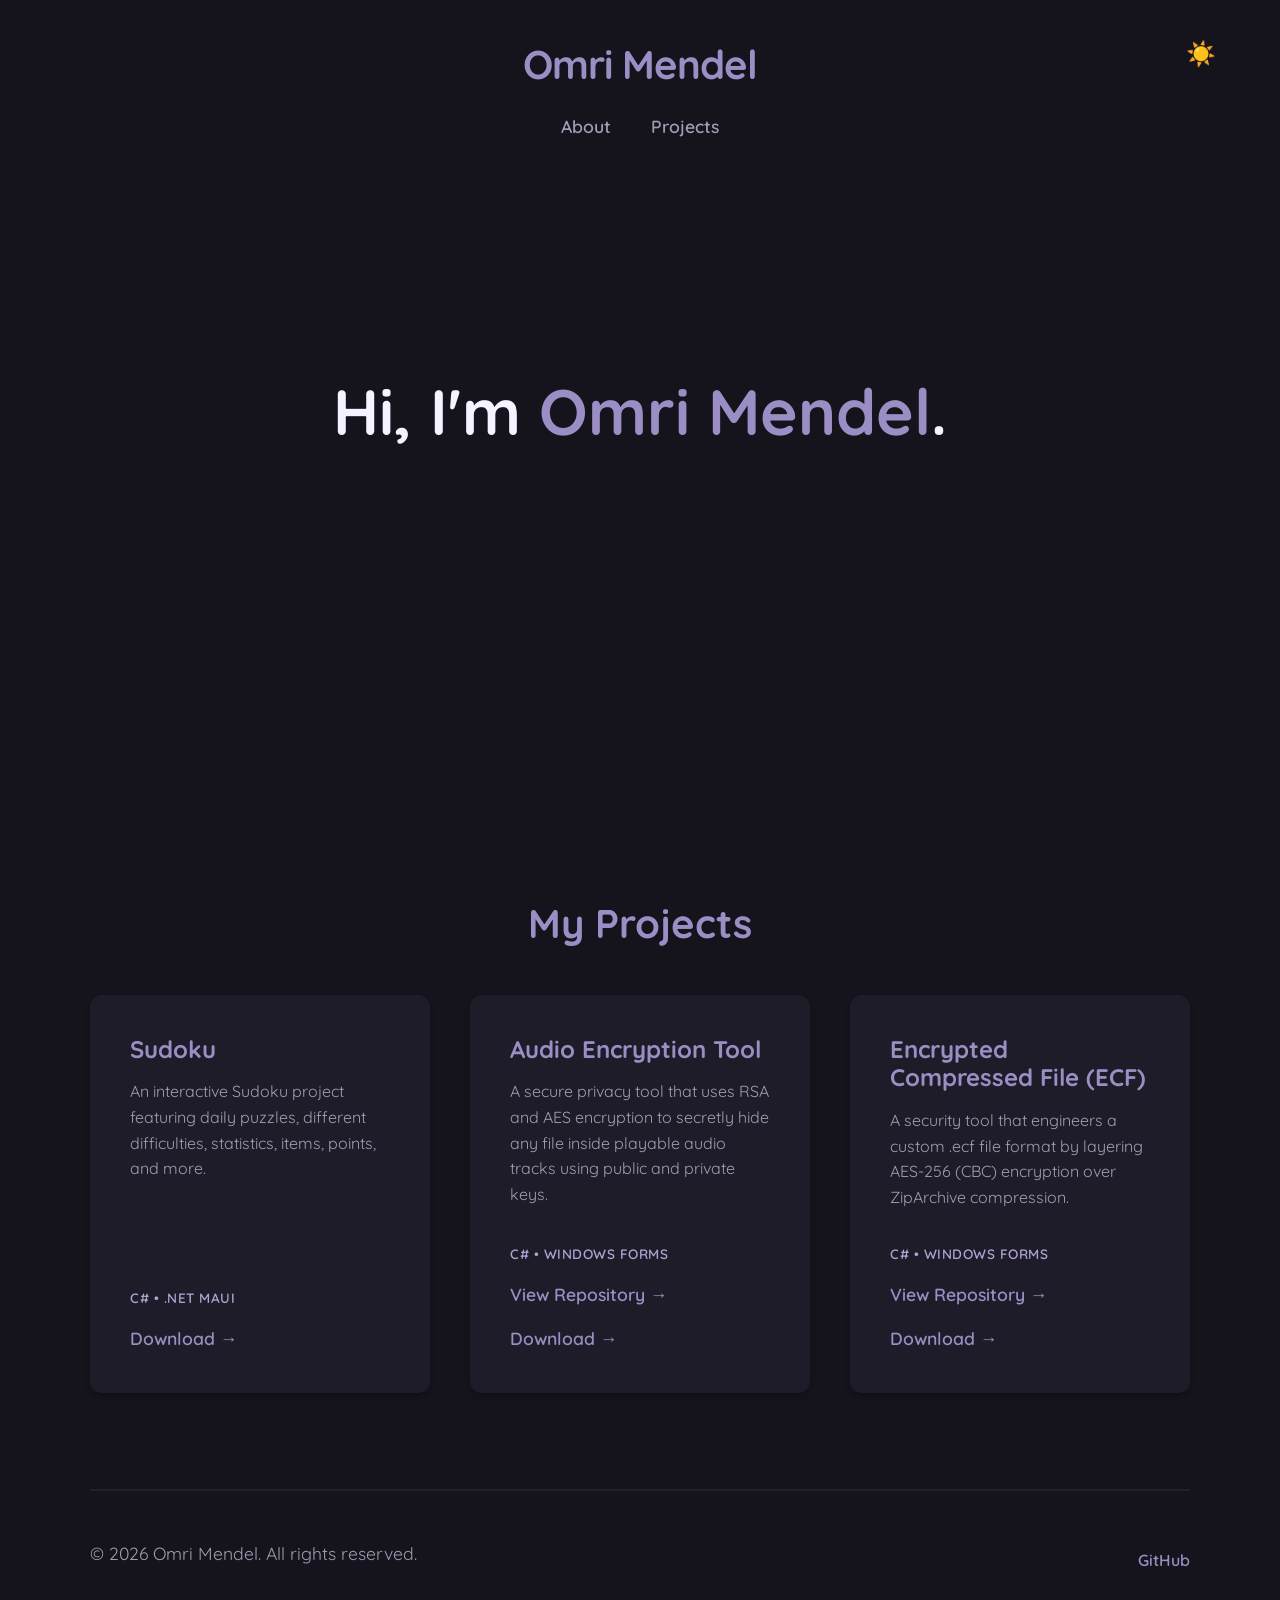
<file: index.html>
<!DOCTYPE html>
<html lang="en">
<head>
    <meta charset="UTF-8">
    <meta name="viewport" content="width=device-width, initial-scale=1.0">
    <title>Omri Mendel</title>
    
    <link rel="preconnect" href="https://fonts.googleapis.com">
    <link rel="preconnect" href="https://fonts.gstatic.com" crossorigin>
    <link href="https://fonts.googleapis.com/css2?family=Quicksand:wght@300;400;500;600;700&display=swap" rel="stylesheet">
    
    <link rel="stylesheet" href="style.css">
    
    <script src="index.js" defer></script>
</head>
<body>

    <header id="header">
        <a class="logo">Omri Mendel</a>
        
        <div class="nav-controls">
            <button id="themeToggle" class="theme-btn" aria-label="Toggle Theme">☀️</button>
            
            <button class="hamburger" aria-label="Toggle menu">
                <span class="bar"></span>
                <span class="bar"></span>
                <span class="bar"></span>
            </button>
        </div>

        <ul class="nav-menu">
            <li><a href="#about" class="nav-link">About</a></li>
            <li><a href="#Projects" class="nav-link">Projects</a></li>
        </ul>
    </header>

    <main>
        <section id="about" class="hero fade-in container">
            <h1>Hi, I'm <span>Omri Mendel</span>.</h1>
            <p></p>
        </section>

        <section id="Projects" class="container fade-in">
            <h2 class="section-title">My Projects</h2>
            <div class="grid">
                <div class="card">
                    <h3>Sudoku</h3>
                    <p>An interactive Sudoku project featuring daily puzzles, different difficulties, statistics, items, points, and more.</p>
                    <div class="tech-stack">C# • .NET MAUI</div>
                    <a href="download/Sudoku" class="card-link">Download &rarr;</a>
                </div>
                
                <div class="card">
                    <h3>Audio Encryption Tool</h3>
                    <p>A secure privacy tool that uses RSA and AES encryption to secretly hide any file inside playable audio tracks using public and private keys.</p>
                    <div class="tech-stack">C# • WINDOWS FORMS</div>
                    <a href="AudioEncryption" class="card-link">View Repository &rarr;</a>
                    <a href="download/AudioEncryption" class="card-link">Download &rarr;</a>
                </div>

                <div class="card">
                    <h3>Encrypted Compressed File (ECF)</h3>
                    <p>A security tool that engineers a custom .ecf file format by layering AES-256 (CBC) encryption over ZipArchive compression.</p>
                    <div class="tech-stack">C# • WINDOWS FORMS</div>
                    <a href="ECF" class="card-link">View Repository &rarr;</a>
                    <a href="download/ECF" class="card-link">Download &rarr;</a>
                </div>
            </div>
        </section>
    </main>

    <footer class="container fade-in">
        <div class="footer-content">
            <p>&copy; 2026 Omri Mendel. All rights reserved.</p>
            <div class="social-links">
                <a href="https://github.com/omrimendel">GitHub</a>
            </div>
        </div>
    </footer>

    <button id="backToTop" aria-label="Go to top">&uarr;</button>

</body>
</html>
</file>
<file: style.css>
/* ==========================================================================
   CSS Custom Properties (Variables) - DARK THEME DEFAULT
   ========================================================================== */
:root {
    --color-bg: #15131c; /* Deep dark background */
    --color-text-main: #f5f3ff; /* Very light text */
    --color-text-muted: #a19db3; /* Dimmed text for paragraphs */
    --color-card-bg: #1f1c29; /* Slightly lighter dark for cards */
    
    --color-primary: #b0a3d4; /* Lighter lavender for dark mode contrast */
    --color-primary-dark: #9b8ec4; 
    
    --spacing-section: 6rem;
    --border-radius: 12px;
    --transition-speed: 0.3s;
    
    --shadow-sm: 0 4px 6px rgba(0,0,0,0.2);
    --shadow-lg: 0 20px 25px rgba(0,0,0,0.3);
}

/* Light Theme Overrides */
.light-theme {
    --color-bg: #F5F3FF;
    --color-text-main: #2d3748;
    --color-text-muted: #4a5568;
    --color-card-bg: #ffffff;
    
    --color-primary: #9b8ec4;
    --color-primary-dark: #7c6daa;
    
    --shadow-sm: 0 4px 6px rgba(0,0,0,0.05);
    --shadow-lg: 0 20px 25px rgba(0,0,0,0.1);
}

/* ==========================================================================
   Reset & Base Styles
   ========================================================================== */
* {
    margin: 0;
    padding: 0;
    box-sizing: border-box;
}

body {
    font-family: 'Quicksand', sans-serif;
    background-color: var(--color-bg);
    color: var(--color-text-main);
    line-height: 1.6;
    overflow-x: hidden;
    transition: background-color var(--transition-speed) ease, color var(--transition-speed) ease;
}

a {
    text-decoration: none;
    color: inherit;
    transition: color var(--transition-speed) ease;
}

ul { list-style: none; }

/* ==========================================================================
   Typography
   ========================================================================== */
h1, h2, h3, h4 {
    font-weight: 700;
    line-height: 1.2;
    color: var(--color-primary-dark);
}

p {
    color: var(--color-text-muted);
    font-size: 1.1rem;
    margin-bottom: 1rem;
}

.section-title {
    text-align: center;
    font-size: 2.5rem;
    margin-bottom: 3rem;
}

/* ==========================================================================
   Layout & Container
   ========================================================================== */
.container {
    width: 90%;
    max-width: 1100px;
    margin: 0 auto;
}

section { padding: var(--spacing-section) 0; }

/* ==========================================================================
   Navigation & Header
   ========================================================================== */
header {
    padding: 2rem 0;
    display: flex;
    flex-direction: column;
    align-items: center;
    background-color: var(--color-bg);
    position: relative;
    z-index: 100;
    transition: background-color var(--transition-speed) ease;
}

.logo {
    font-size: 2.5rem;
    font-weight: 700;
    letter-spacing: -1px;
    color: var(--color-primary-dark);
    margin-bottom: 1rem;
}

.nav-controls {
    position: absolute;
    right: 5%;
    top: 2.5rem;
    display: flex;
    align-items: center;
    gap: 1rem;
}

.theme-btn {
    background: none;
    border: none;
    font-size: 1.5rem;
    cursor: pointer;
    color: var(--color-text-main);
    transition: transform var(--transition-speed) ease;
}

.theme-btn:hover { transform: scale(1.1); }

.nav-menu {
    display: flex;
    gap: 2.5rem;
}

.nav-link {
    font-weight: 600;
    font-size: 1.1rem;
    color: var(--color-text-muted);
    position: relative;
}

.nav-link::after {
    content: '';
    position: absolute;
    width: 0;
    height: 2px;
    bottom: -4px;
    left: 0;
    background-color: var(--color-primary);
    transition: width var(--transition-speed) ease;
}

.nav-link:hover { color: var(--color-primary-dark); }
.nav-link:hover::after { width: 100%; }

.hamburger {
    display: none;
    cursor: pointer;
    background: none;
    border: none;
    padding: 0.5rem;
}

.bar {
    display: block;
    width: 25px;
    height: 3px;
    margin: 5px auto;
    transition: all 0.3s ease-in-out;
    background-color: var(--color-primary-dark);
    border-radius: 2px;
}

/* ==========================================================================
   Hero Section
   ========================================================================== */
.hero {
    min-height: 70vh;
    display: flex;
    flex-direction: column;
    justify-content: center;
    align-items: center;
    text-align: center;
    padding-top: 0;
}

.hero h1 {
    font-size: clamp(3rem, 5vw, 4.5rem);
    margin-bottom: 1.5rem;
    color: var(--color-text-main);
}

.hero h1 span { color: var(--color-primary-dark); }

.hero p {
    font-size: clamp(1.2rem, 2vw, 1.5rem);
    max-width: 600px;
    margin: 0 auto 2rem;
}

/* ==========================================================================
   Projects Section (Card Grid)
   ========================================================================== */
.grid {
    display: grid;
    grid-template-columns: repeat(auto-fit, minmax(320px, 1fr));
    gap: 2.5rem;
}

.card {
    background: var(--color-card-bg);
    border-radius: var(--border-radius);
    padding: 2.5rem;
    box-shadow: var(--shadow-sm);
    transition: transform var(--transition-speed) ease, box-shadow var(--transition-speed) ease, background-color var(--transition-speed) ease;
    display: flex;
    flex-direction: column;
    height: 100%;
}

.card:hover {
    transform: translateY(-5px);
    box-shadow: var(--shadow-lg);
}

.card h3 {
    font-size: 1.5rem;
    margin-bottom: 1rem;
}

.card p {
    flex-grow: 1;
    font-size: 1rem;
}

.tech-stack {
    font-size: 0.85rem;
    color: var(--color-primary);
    font-weight: 600;
    margin-top: 1rem;
    letter-spacing: 0.5px;
    text-transform: uppercase;
}

.card-link {
    display: inline-flex;
    align-items: center;
    margin-top: 1rem;
    color: var(--color-primary-dark);
    font-weight: 600;
    font-size: 1.1rem;
}

.card-link:hover { color: var(--color-primary); }

/* ==========================================================================
   Footer
   ========================================================================== */
footer {
    padding: 3rem 0;
    border-top: 2px solid rgba(155, 142, 196, 0.1);
    margin-top: 3rem;
}

.footer-content {
    display: flex;
    justify-content: space-between;
    align-items: center;
}

.social-links {
    display: flex;
    gap: 1.5rem;
}

.social-links a {
    color: var(--color-primary-dark);
    font-weight: 600;
}

.social-links a:hover { color: var(--color-primary); }

/* ==========================================================================
   Interactive Elements
   ========================================================================== */
.fade-in {
    opacity: 0;
    transform: translateY(30px);
    transition: opacity 0.8s ease-out, transform 0.8s ease-out;
}

.fade-in.visible {
    opacity: 1;
    transform: translateY(0);
}

#backToTop {
    position: fixed;
    bottom: 30px;
    right: 30px;
    background-color: var(--color-primary-dark);
    color: white;
    width: 50px;
    height: 50px;
    border-radius: 50%;
    display: flex;
    justify-content: center;
    align-items: center;
    font-size: 1.5rem;
    border: none;
    cursor: pointer;
    opacity: 0;
    visibility: hidden;
    transition: opacity 0.3s, visibility 0.3s, background-color 0.3s;
    z-index: 99;
    box-shadow: var(--shadow-sm);
}

#backToTop.show {
    opacity: 1;
    visibility: visible;
}

#backToTop:hover { background-color: var(--color-primary); }

/* ==========================================================================
   Media Queries (Responsive Design)
   ========================================================================== */
@media (max-width: 768px) {
    header {
        flex-direction: row;
        justify-content: space-between;
        padding: 1.5rem 5%;
    }

    .logo {
        margin-bottom: 0;
        font-size: 2rem;
    }

    .nav-controls {
        position: static;
        flex-direction: row-reverse;
    }

    .hamburger {
        display: block;
        z-index: 101;
    }

    .nav-menu {
        position: fixed;
        top: 0;
        right: -100%;
        width: 70%;
        height: 100vh;
        background-color: var(--color-card-bg);
        flex-direction: column;
        justify-content: center;
        align-items: center;
        transition: right 0.4s ease;
        box-shadow: -10px 0 30px rgba(0,0,0,0.2);
        z-index: 100;
    }

    .nav-menu.active { right: 0; }

    .hamburger.active .bar:nth-child(2) { opacity: 0; }
    .hamburger.active .bar:nth-child(1) { transform: translateY(8px) rotate(45deg); }
    .hamburger.active .bar:nth-child(3) { transform: translateY(-8px) rotate(-45deg); }

    .hero h1 { font-size: 2.5rem; }
    
    .footer-content {
        flex-direction: column;
        gap: 1.5rem;
        text-align: center;
    }
}
</file>
